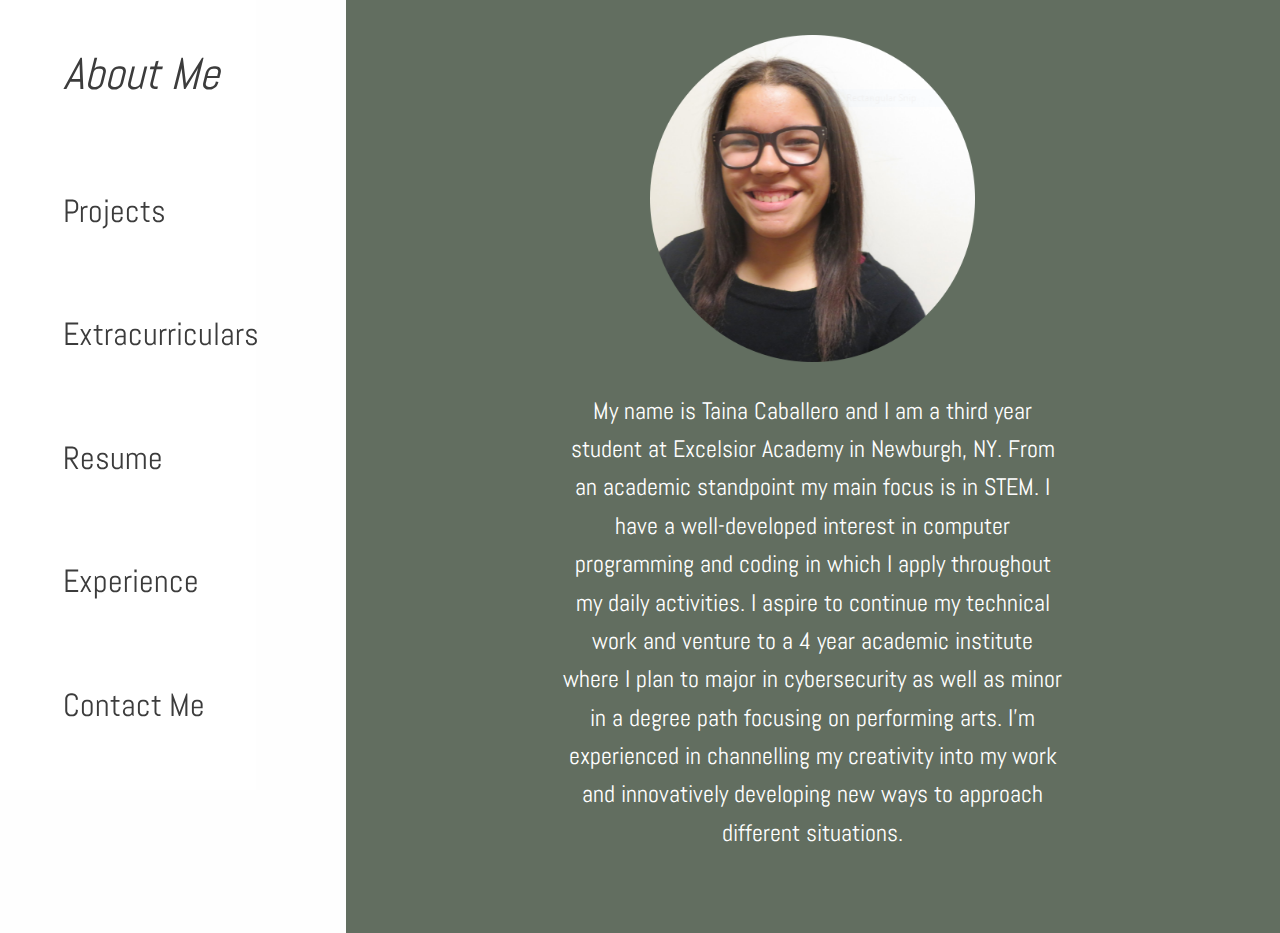
<file: aboutme.html>
<!doctype html>
<html class="no-js" lang="en" dir="ltr">
  <head>
    <meta charset="utf-8">
    <meta http-equiv="x-ua-compatible" content="ie=edge">
    <meta name="viewport" content="width=device-width, initial-scale=1.0">
    <title>Portfolio: Taina Caballero</title>
    <link rel="stylesheet" href="css/foundation.css">
    <link rel="stylesheet" href="css/app.css">
    <link href="https://fonts.googleapis.com/css?family=Abel" rel="stylesheet">
  </head>
  <body>

    <div class="top-bar">
      <ul>
        <div class="openpage">
      <li><a href="aboutme.html" class="mainnav"><h2>About Me</h2></a> </li>
    </div>
      <li><a href="projects.html"class="mainnav">Projects</a></li>
      <li><a href="extra.html"class="mainnav">Extracurriculars</a></li>
        <li><a href="Taina Caballero Resume.pdf" download class="mainnav">Resume</a></li>
          <li><a href="exp.html"class="mainnav">Experience</a></li>
            <li><a href="contact.html"class="mainnav">Contact Me</a></li>
    </ul>

  </div>
  </div>
</div>
<div class="right">
  <center> <img src= "img/headshot.png" height="325" width="325"> </center>
  <p>  My name is Taina Caballero and I am a third year student at Excelsior Academy in Newburgh, NY. From an academic standpoint my main focus is in STEM. I have a well-developed interest in computer programming and coding in which I apply throughout my daily activities. I aspire to continue my technical work and venture to a 4 year academic institute where I plan to major in cybersecurity as well as minor in a degree path focusing on performing arts. I’m experienced in channelling my creativity into my work and innovatively developing new ways to approach different situations. </p>
</div>


</div>
</div>

</div>


    <script src="js/vendor/jquery.js"></script>
    <script src="js/vendor/what-input.js"></script>
    <script src="js/vendor/foundation.js"></script>
    <script src="js/app.js"></script>
  </body>
</html>
</file>
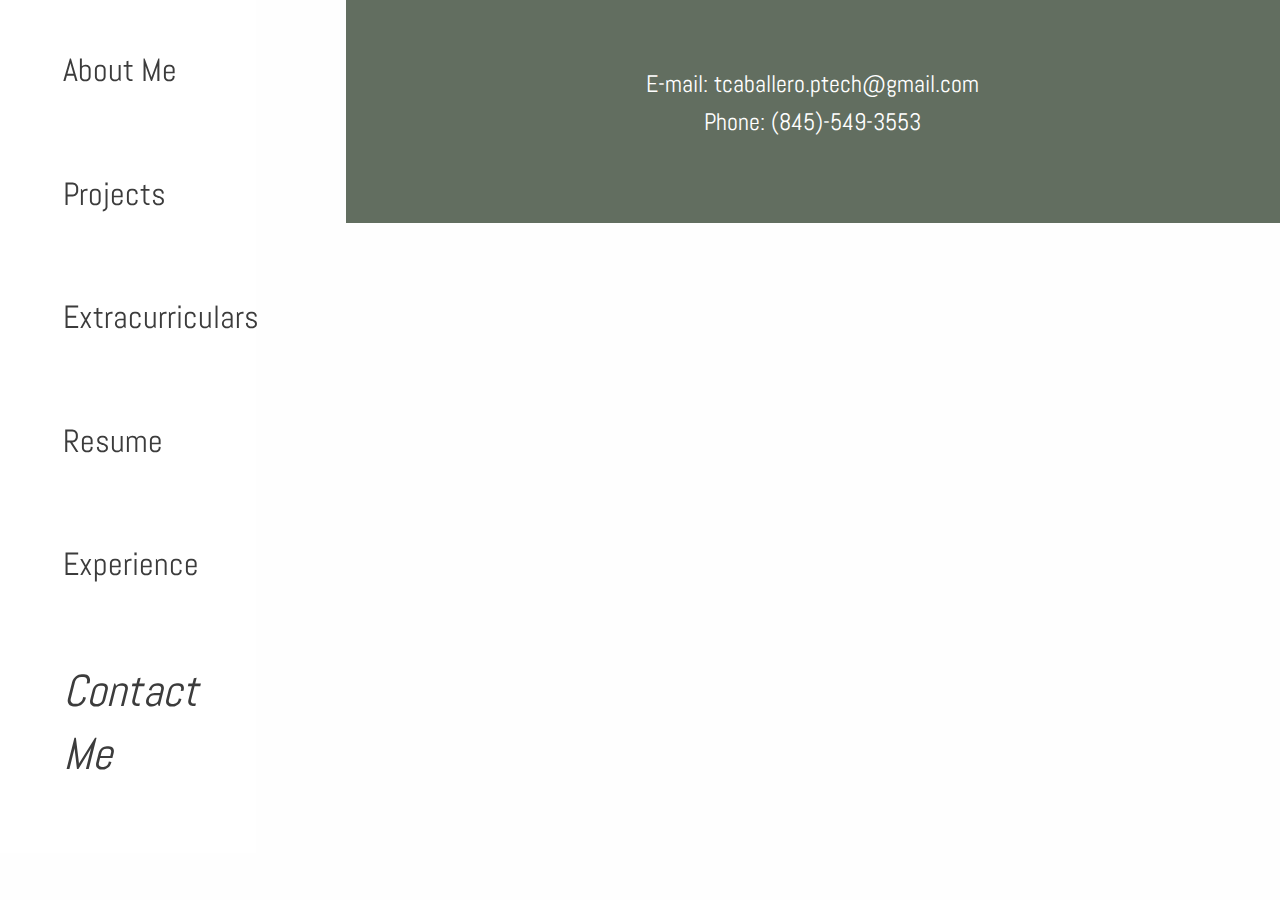
<file: contact.html>
<!doctype html>
<html class="no-js" lang="en" dir="ltr">
  <head>
    <meta charset="utf-8">
    <meta http-equiv="x-ua-compatible" content="ie=edge">
    <meta name="viewport" content="width=device-width, initial-scale=1.0">
    <title>Portfolio: Taina Caballero</title>
    <link rel="stylesheet" href="css/foundation.css">
    <link rel="stylesheet" href="css/app.css">
    <link href="https://fonts.googleapis.com/css?family=Abel" rel="stylesheet">
  </head>
  <body>

    <div class="top-bar">
      <ul>
      <li><a href="aboutme.html" class="mainnav">About Me</a> </li>
      <li><a href="projects.html"class="mainnav">Projects</a></li>
      <li><a href="extra.html"class="mainnav">Extracurriculars</a></li>
        <li><a href="Taina Caballero Resume.pdf" download class="mainnav">Resume</a></li>
          <li><a href="exp.html"class="mainnav">Experience</a></li>
            <li><a href="contact.html"class="mainnav"><h2>Contact Me</h2></a></li>
    </ul>

  </div>
  </div>
</div>

<div class="right">
  <p> E-mail: tcaballero.ptech@gmail.com <br> Phone: (845)-549-3553</p>
</div>





        <script src="js/vendor/jquery.js"></script>
        <script src="js/vendor/what-input.js"></script>
        <script src="js/vendor/foundation.js"></script>
        <script src="js/app.js"></script>
      </body>
    </html>
</file>
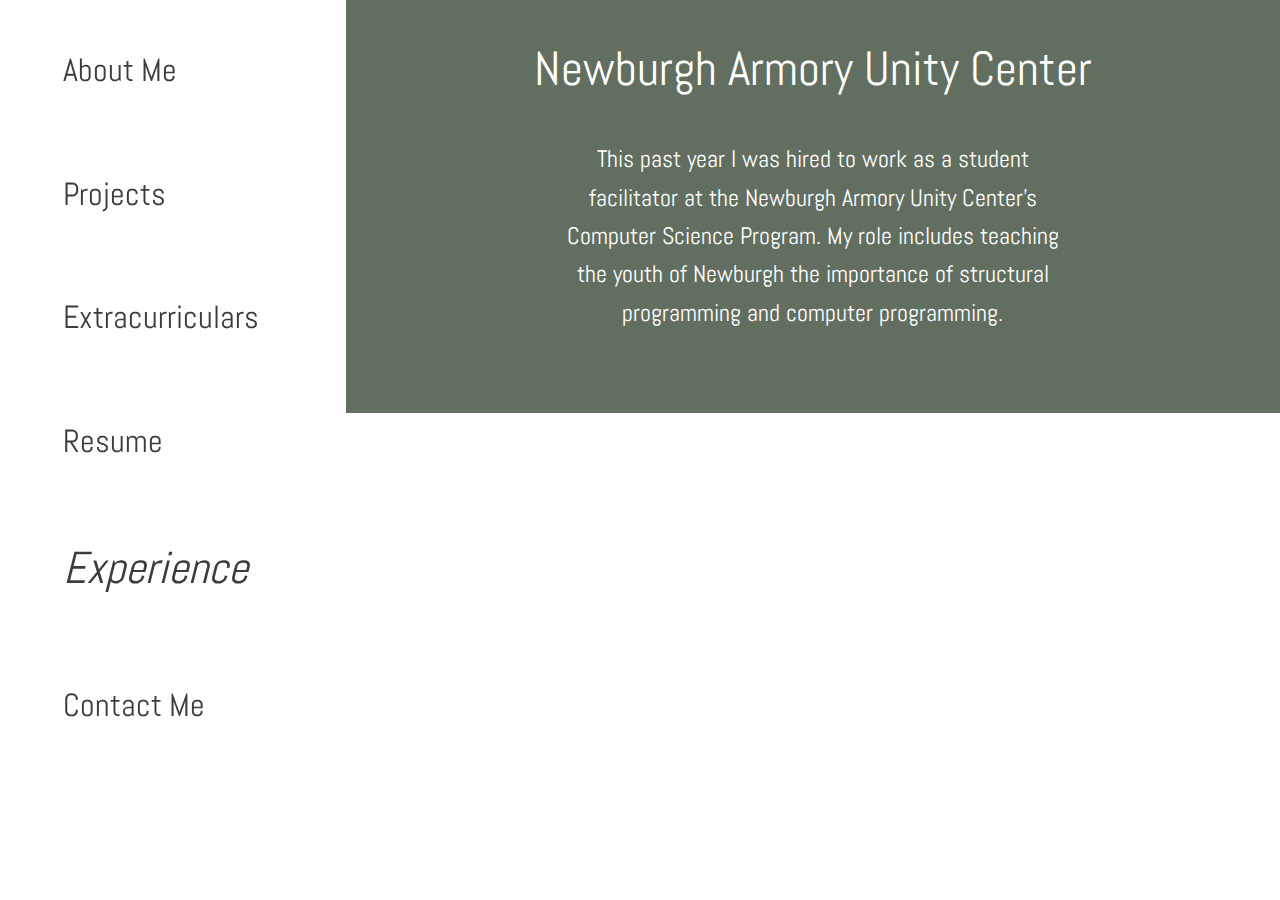
<file: exp.html>
<!doctype html>
<html class="no-js" lang="en" dir="ltr">
  <head>
    <meta charset="utf-8">
    <meta http-equiv="x-ua-compatible" content="ie=edge">
    <meta name="viewport" content="width=device-width, initial-scale=1.0">
    <title>Portfolio: Taina Caballero</title>
    <link rel="stylesheet" href="css/foundation.css">
    <link rel="stylesheet" href="css/app.css">
    <link href="https://fonts.googleapis.com/css?family=Abel" rel="stylesheet">
  </head>
  <body>

    <div class="top-bar">
      <ul>
      <li><a href="aboutme.html" class="mainnav">About Me</a> </li>
      <li><a href="projects.html"class="mainnav">Projects</a></li>
      <li><a href="extra.html"class="mainnav">Extracurriculars</a></li>
        <li><a href="Taina Caballero Resume.pdf" download class="mainnav">Resume</a></li>
          <li><a href="exp.html"class="mainnav"><h2>Experience</h2></a></li>
            <li><a href="contact.html"class="mainnav">Contact Me</a></li>
    </ul>

  </div>
  </div>
</div>

<div class="right">
  <h1> Newburgh Armory Unity Center </h1>
  <p> This past year I was hired to work as a student facilitator at the Newburgh Armory Unity Center's Computer Science Program. My role includes teaching the youth of Newburgh the importance of structural programming and computer programming. </p>
</div>






        <script src="js/vendor/jquery.js"></script>
        <script src="js/vendor/what-input.js"></script>
        <script src="js/vendor/foundation.js"></script>
        <script src="js/app.js"></script>
      </body>
    </html>
</file>
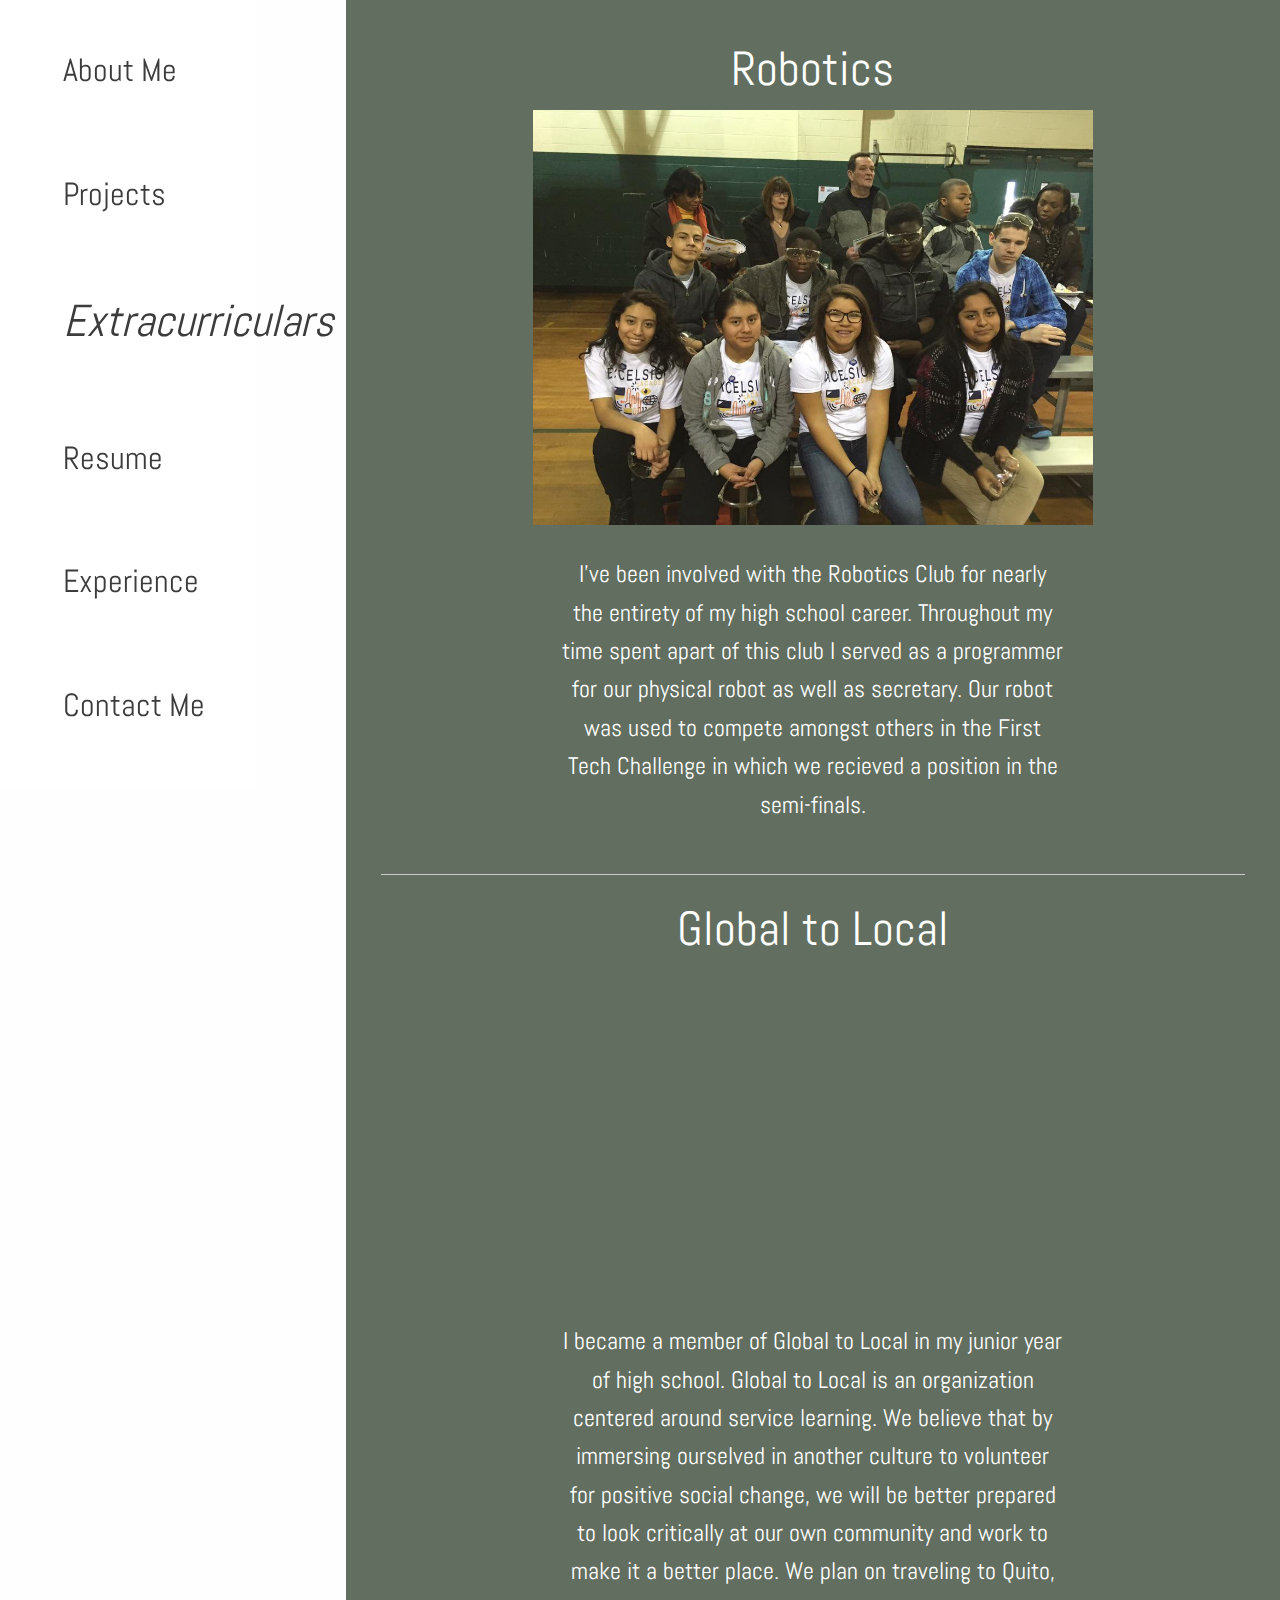
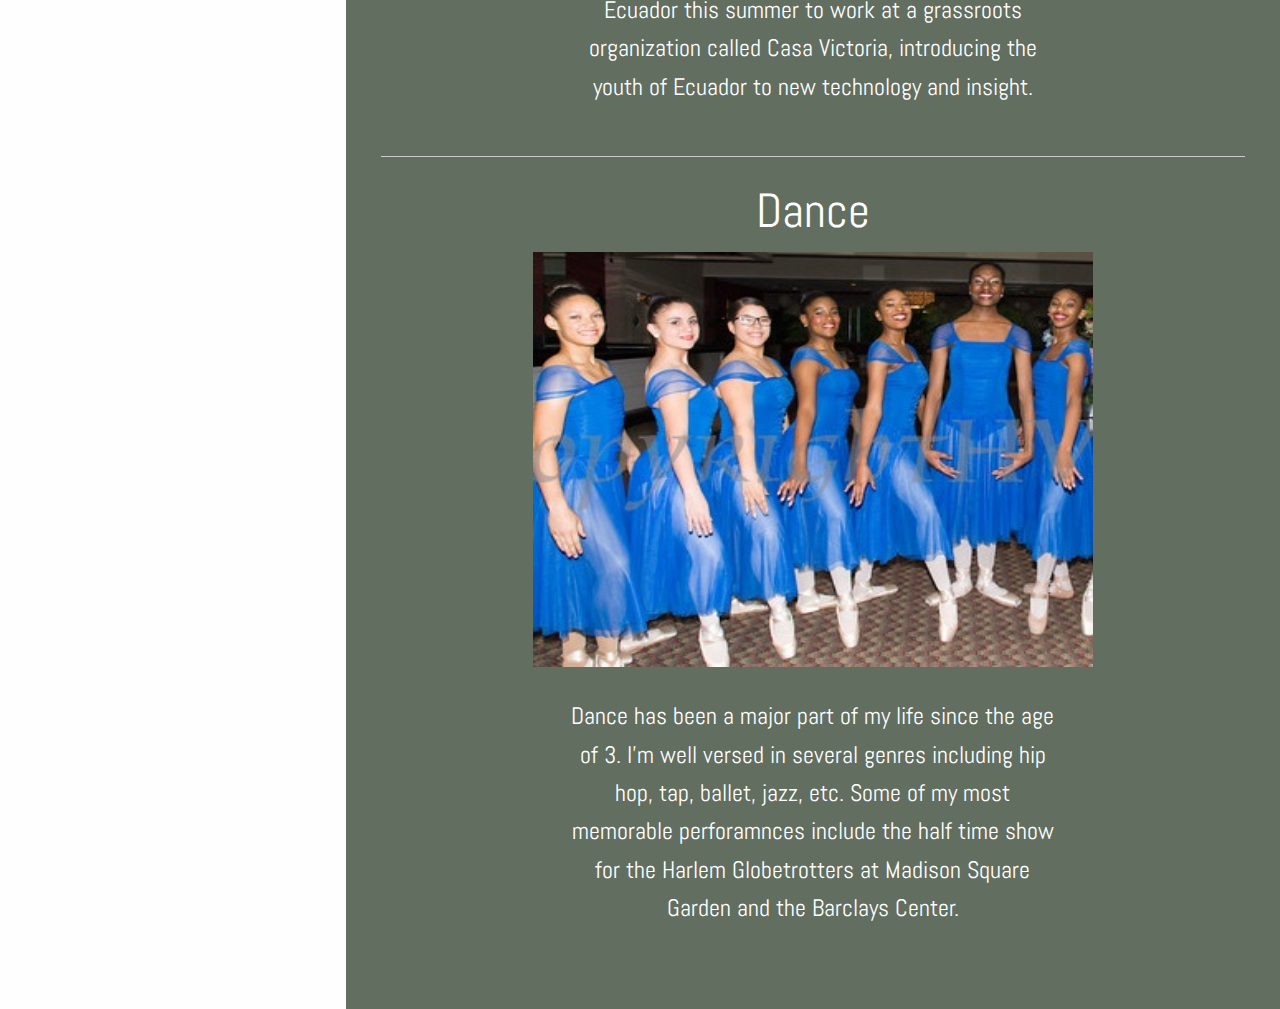
<file: extra.html>
<!doctype html>
<html class="no-js" lang="en" dir="ltr">
  <head>
    <meta charset="utf-8">
    <meta http-equiv="x-ua-compatible" content="ie=edge">
    <meta name="viewport" content="width=device-width, initial-scale=1.0">
    <title>Portfolio: Taina Caballero</title>
    <link rel="stylesheet" href="css/foundation.css">
    <link rel="stylesheet" href="css/app.css">
    <link href="https://fonts.googleapis.com/css?family=Abel" rel="stylesheet">
  </head>
  <body>

    <div class="top-bar">
      <ul>
      <li><a href="aboutme.html" class="mainnav">About Me</a> </li>
      <li><a href="projects.html"class="mainnav">Projects</a></li>
      <li><a href="extra.html"class="mainnav"><h2>Extracurriculars</h2></a></li>
        <li><a href="Taina Caballero Resume.pdf" download class="mainnav">Resume</a></li>
          <li><a href="exp.html"class="mainnav">Experience</a></li>
            <li><a href="contact.html"class="mainnav">Contact Me</a></li>
    </ul>

  </div>
  </div>
</div>

<div class="right">
  <h1> Robotics </h1>
  <img src="img/robot.JPG" class="propic" >
  <p> I've been involved with the Robotics Club for nearly the entirety of my high school career. Throughout my time spent apart of this club I served as a programmer for our physical robot as well as secretary. Our robot was used to compete amongst others in the First Tech Challenge in which we recieved a position in the semi-finals. </p>
<hr color="white">
<h1> Global to Local </h1>
<iframe width="560" height="315" src="https://www.youtube.com/embed/Tba-mAqpC3o" frameborder="0" allowfullscreen></iframe>
  <p> I became a member of Global to Local in my junior year of high school. Global to Local is an organization centered around service learning. We believe that by immersing ourselved in another culture to volunteer for positive social change, we will be better prepared to look critically at our own community and work to make it a better place. We plan on traveling to Quito, Ecuador this summer to work at a grassroots organization called Casa Victoria, introducing the youth of Ecuador to new technology and insight. </p>
<hr color="white">
<h1> Dance </h1>
<img src="img/dance.jpg" class="propic" >
<p> Dance has been a major part of my life since the age of 3. I'm well versed in several genres including hip hop, tap, ballet, jazz, etc. Some of my most memorable perforamnces include the half time show for the Harlem Globetrotters at Madison Square Garden and the Barclays Center.</p>
</div>






        <script src="js/vendor/jquery.js"></script>
        <script src="js/vendor/what-input.js"></script>
        <script src="js/vendor/foundation.js"></script>
        <script src="js/app.js"></script>
      </body>
    </html>
</file>
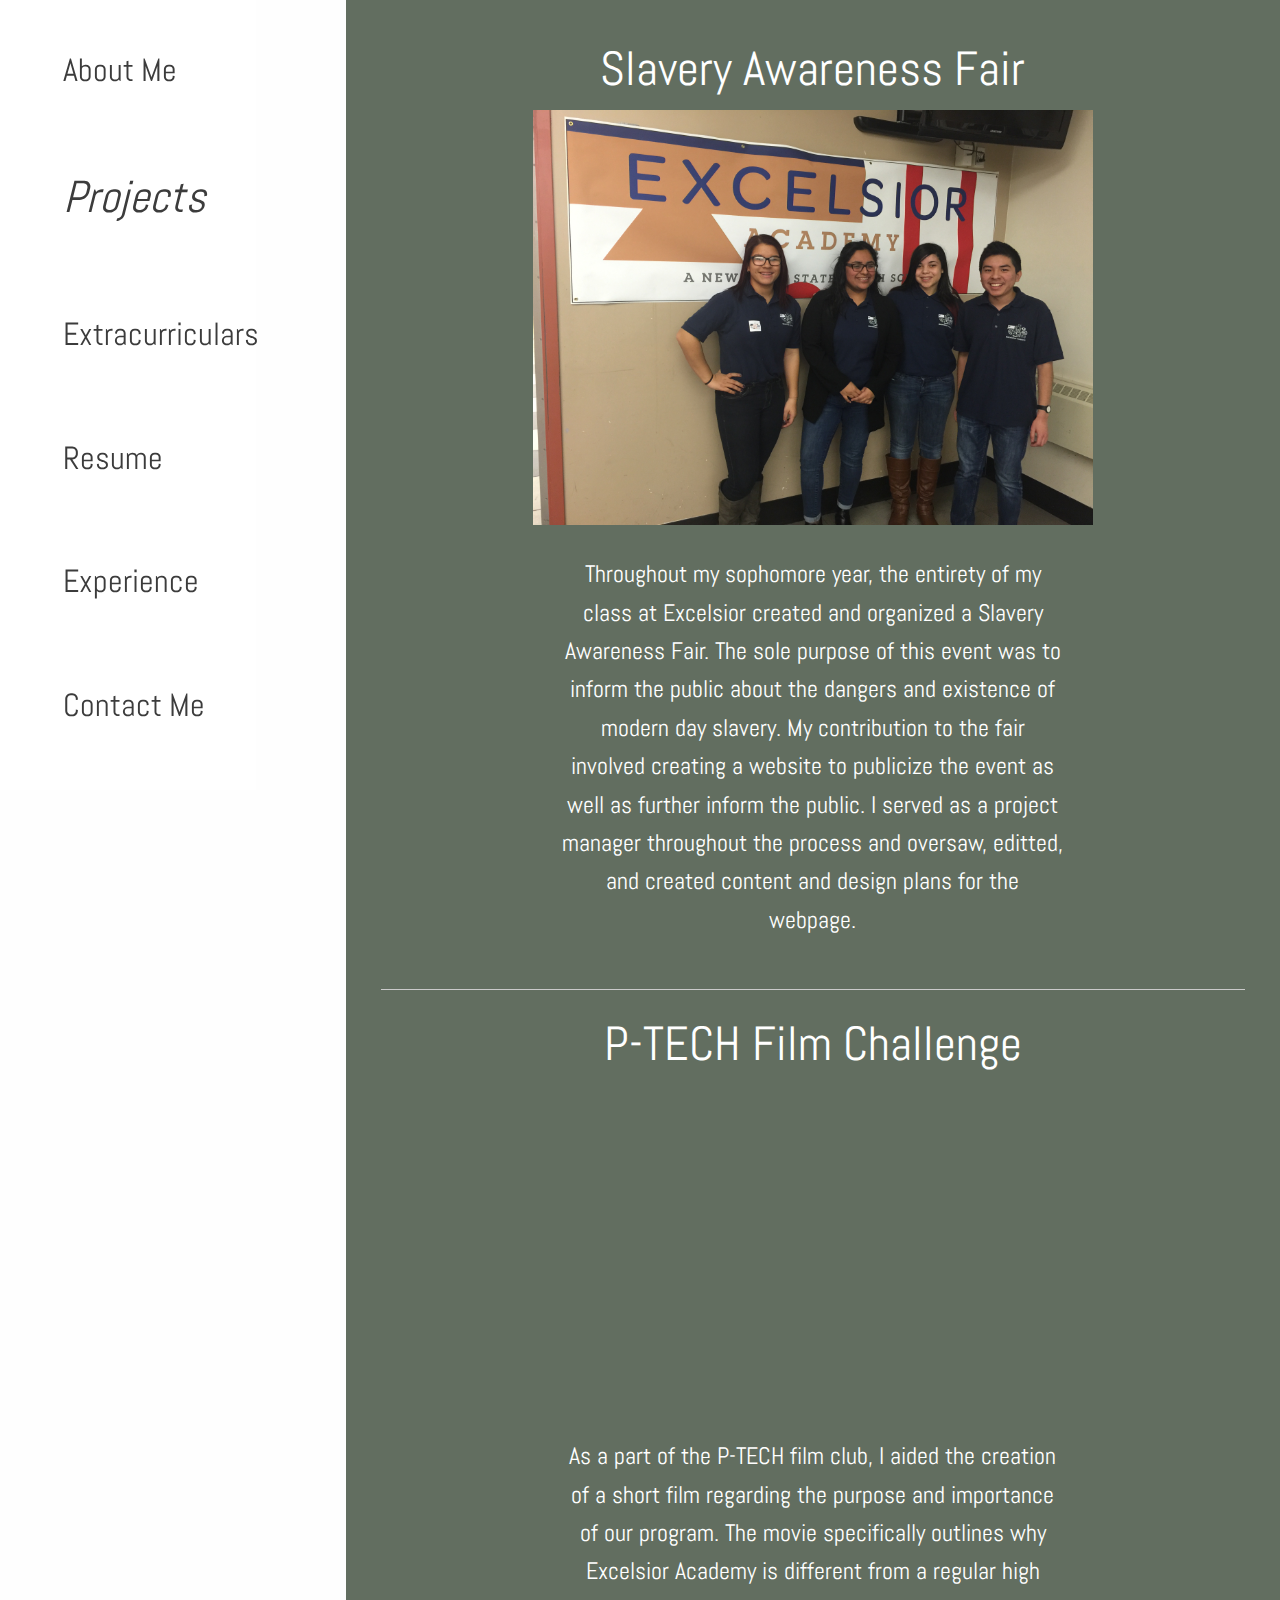
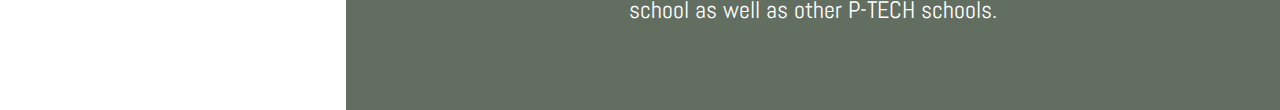
<file: projects.html>
<!doctype html>
<html class="no-js" lang="en" dir="ltr">
  <head>
    <meta charset="utf-8">
    <meta http-equiv="x-ua-compatible" content="ie=edge">
    <meta name="viewport" content="width=device-width, initial-scale=1.0">
    <title>Portfolio: Taina Caballero</title>
    <link rel="stylesheet" href="css/foundation.css">
    <link rel="stylesheet" href="css/app.css">
    <link href="https://fonts.googleapis.com/css?family=Abel" rel="stylesheet">
  </head>
  <body>

    <div class="top-bar">
      <ul>
      <li><a href="aboutme.html" class="mainnav">About Me</a> </li>
      <li><a href="projects.html"class="mainnav"><h2>Projects</h2></a></li>
      <li><a href="extra.html"class="mainnav">Extracurriculars</a></li>
        <li><a href="Taina Caballero Resume.pdf" download class="mainnav">Resume</a></li>
          <li><a href="exp.html"class="mainnav">Experience</a></li>
            <li><a href="contact.html"class="mainnav">Contact Me</a></li>
    </ul>

  </div>
  </div>
</div>

<div class="right">
  <h1> Slavery Awareness Fair </h1>
<img src="img/slav.JPG" class="propic">
  <p> Throughout my sophomore year, the entirety of my class at Excelsior created and organized a Slavery Awareness Fair. The sole purpose of this event was to inform the public about the dangers and existence of modern day slavery. My contribution to the fair involved creating a website to publicize the event as well as further inform the public. I served as a project manager throughout the process and oversaw, editted, and created content and design plans for the webpage.  </p>
<hr color="white">
<h1> P-TECH Film Challenge </h1>
<iframe width="560" height="315" src="https://www.youtube.com/embed/nKcrGiskH4U" frameborder="0" allowfullscreen></iframe>
<p> As a part of the P-TECH film club, I aided the creation of a short film regarding the purpose and importance of our program. The movie specifically outlines why Excelsior Academy is different from a regular high school as well as other P-TECH schools. </p>
</div>




    <!--Footer -->



        <script src="js/vendor/jquery.js"></script>
        <script src="js/vendor/what-input.js"></script>
        <script src="js/vendor/foundation.js"></script>
        <script src="js/app.js"></script>
      </body>
    </html>
</file>
<file: css/app.css>
.wrap {
  max-width: 700px;
  padding: 0;
}

.imgnav {
  padding: 0;
}
footer {

  background-color: #222;
  padding: 80px 0px;
}
.back1 {
  width: auto;
  padding: 0;

}
.banner {
height: 10vh;
font-family: 'Abel', sans-serif;
font-size: 50px;
padding: 10px;
text-align: center;
}
.banner p {
  font-family: 'Abel', sans-serif;
  font-size: 50px;

}
.top-bar{
  display: inline-block;
  text-align: left;
  font-size: 200%;
  list-style-type: none;
  max-width: 20%;

}
.top-bar, .top-bar ul {
  background-color: white;

}
ul{
  list-style-type: none;

}
.right {
  width:73%;
  display: inline-block;
  float: right;
  text-align: left;
  background-color: #626E60;
  height: auto;
  padding: 35px;
  text-align: center;
}
.right p{
  max-width: 65%;
  font-family: 'Abel', sans-serif;
  color: white;
  text-align: center;
  padding: 30px;
margin-left: auto;
margin-right: auto;
  font-size: 150%;
}
.right h1{
font-family: 'Abel', sans-serif;
text-align: center;
color: white;
}
img.propic {
float: center;
width: 560px;
height: 415px;
}
li {
    padding:35px;
font-family: 'Abel', sans-serif;
padding-right: 0;
display: inline-block;
}
.mainnav h2 {
font-family: 'Abel', sans-serif;
padding-right: 0;
display: inline-block;
font-size: 140%;
width: auto;
font-style: italic;
}
.column {
  padding: 0;

}


footer a {
  display:block;
}



.navimg:hover {

  display: inline-block;
   vertical-align: middle;
   -webkit-transform: perspective(1px) translateZ(0);
   transform: perspective(1px) translateZ(0);
   box-shadow: 0 0 1px transparent;
   -webkit-transition-duration: 0.3s;
   transition-duration: 0.3s;
   -webkit-transition-property: transform;
   transition-property: transform;
 }


.navimg:hover, .navimg:focus, .navimg:active {
  -webkit-transform: scale(0.9);
    transform: scale(0.9);

}
.mainnav {
  color: #3C3C3C;
  display: inline-block;
  vertical-align: middle;
  -webkit-transform: perspective(1px) translateZ(0);
  transform: perspective(1px) translateZ(0);
  box-shadow: 0 0 1px transparent;
  -webkit-transition-duration: 0.3s;
  transition-duration: 0.3s;
  -webkit-transition-property: transform;
  transition-property: transform;
  -webkit-transform-origin: 0 100%;
  transform-origin: 0 100%;
}
.mainnav:hover, .mainnav:focus, .mainnav:active {
  -webkit-transform: skew(-10deg);
  transform: skew(-10deg);
  color: #945D60;
}
.hero{
  background-color: #626E60;
}
</file>
